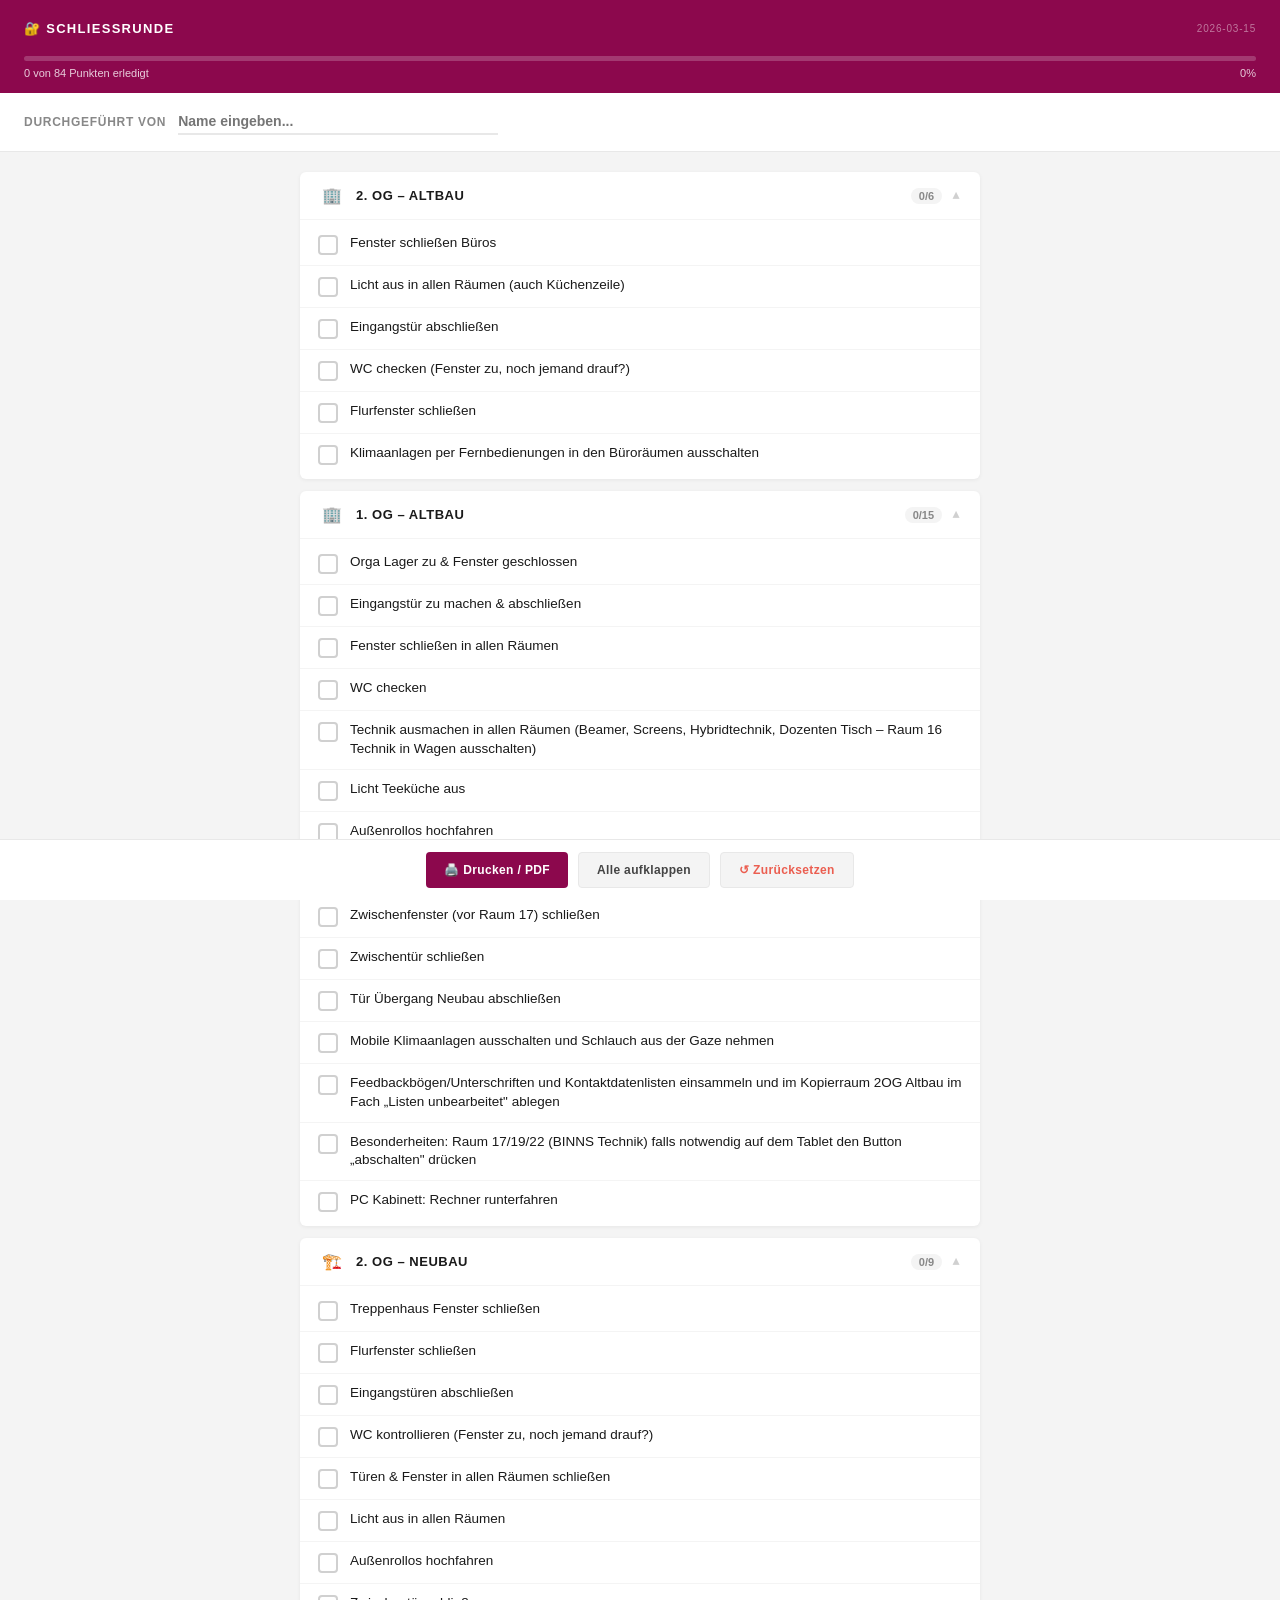
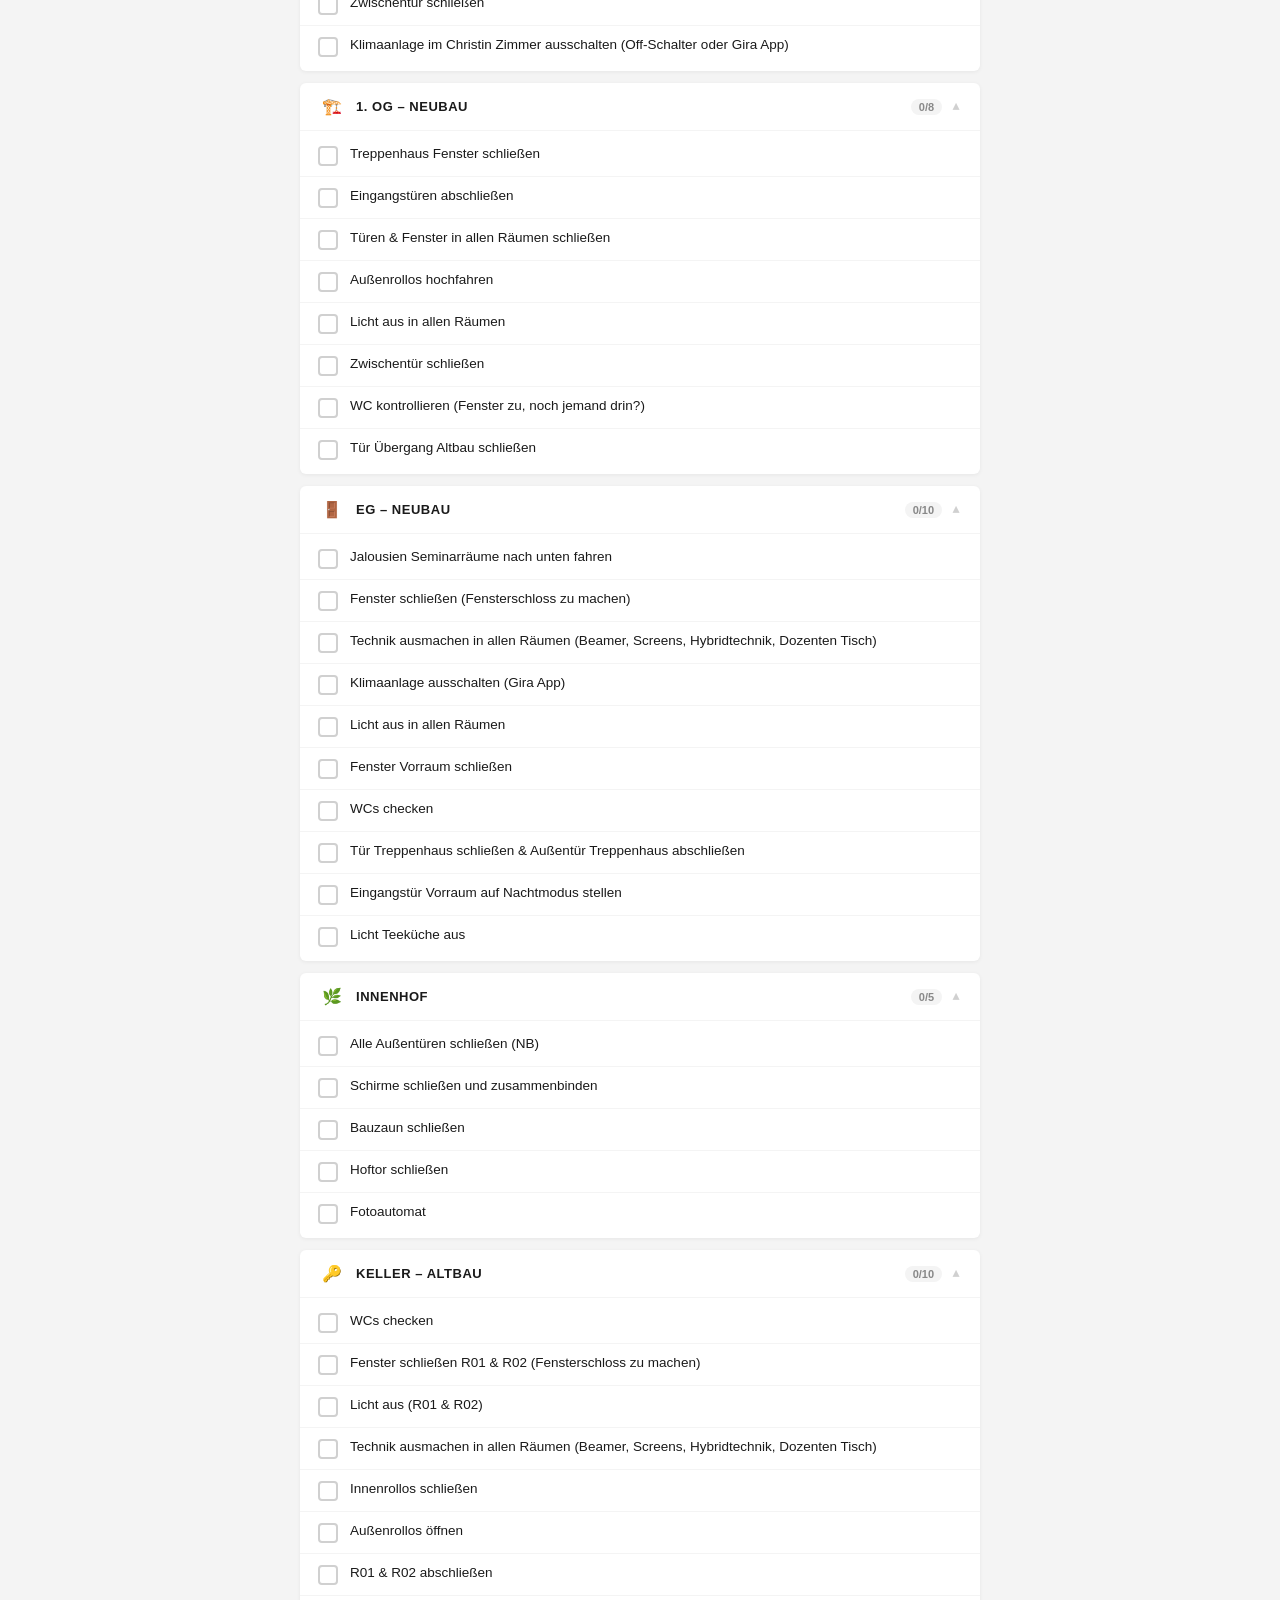
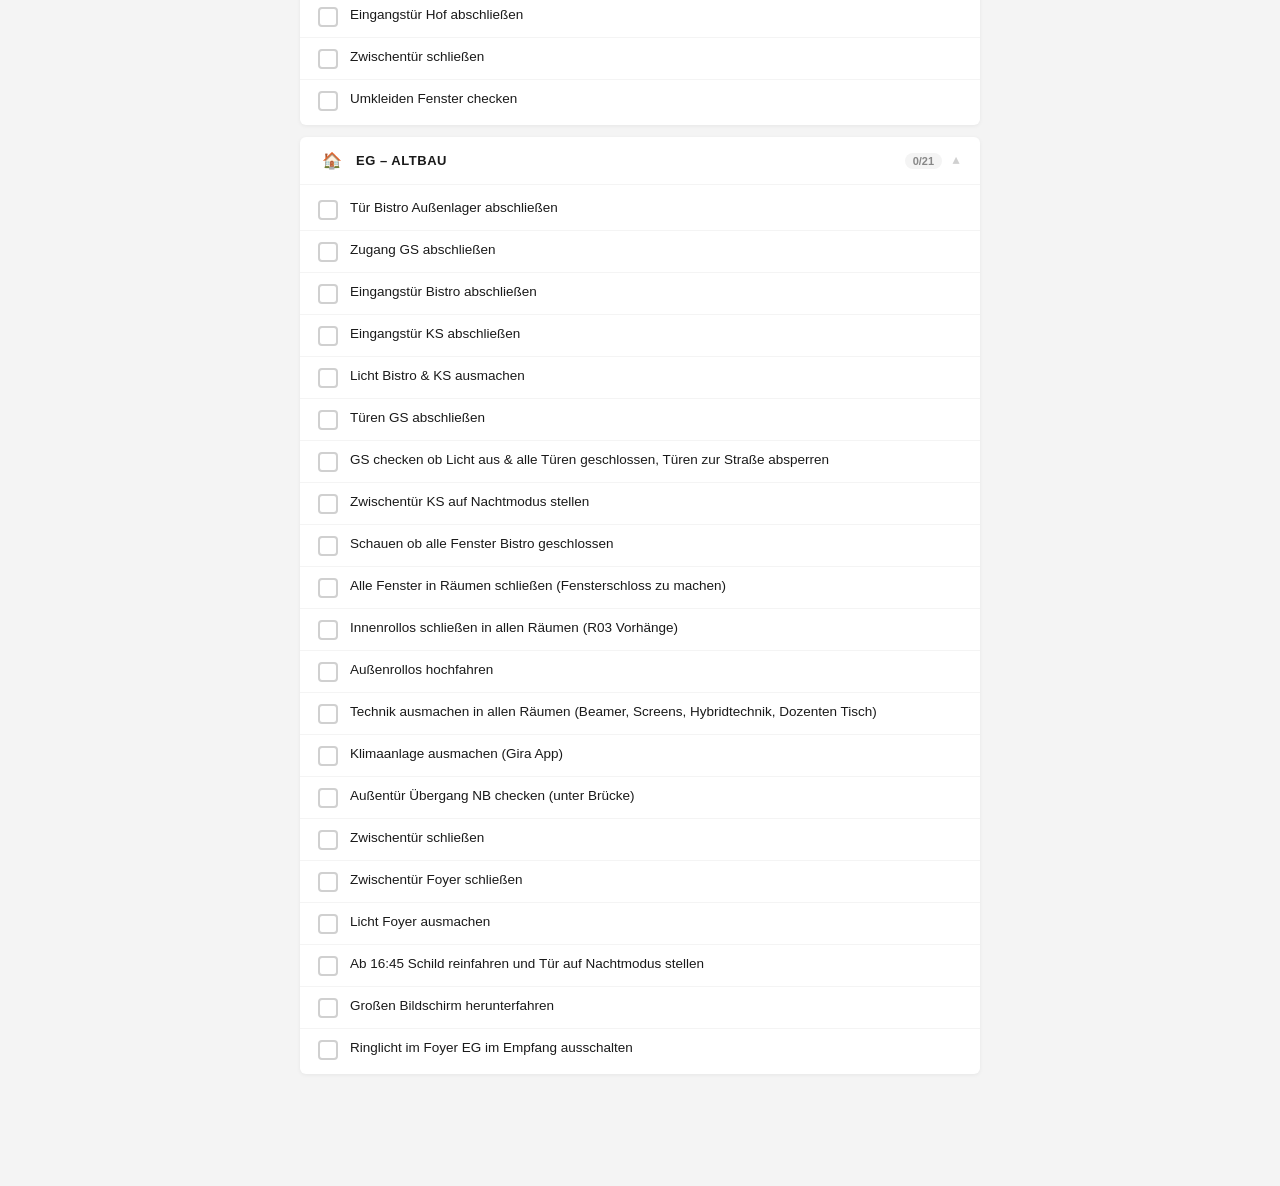
<file: event/schliessrunde.html>
<!DOCTYPE html>
<html lang="de">
<head>
<meta charset="UTF-8">
<meta name="viewport" content="width=device-width, initial-scale=1.0">
<title>Schließrunde – kbw.</title>
<style>
:root {
  --magenta:     #8c084d;
  --magenta-light: #b5096a;
  --accent:      #EB5E50;
  --gray-50:     #fafafa;
  --gray-100:    #f4f4f4;
  --gray-200:    #e8e8e8;
  --gray-300:    #d0d0d0;
  --gray-500:    #888;
  --gray-700:    #444;
  --gray-900:    #1a1a1a;
  --green:       #2a9d5c;
  --green-light: #edf7f2;
}

* { box-sizing: border-box; margin: 0; padding: 0; }

body {
  font-family: 'Source Sans 3', 'Segoe UI', Arial, sans-serif;
  background: var(--gray-100);
  color: var(--gray-900);
  min-height: 100vh;
}

/* ── HEADER ── */
.app-header {
  background: var(--magenta);
  padding: 0 24px;
  height: 56px;
  display: flex;
  align-items: center;
  justify-content: space-between;
  position: sticky;
  top: 0;
  z-index: 100;
}

.app-header h1 {
  color: white;
  font-size: 13px;
  font-weight: 600;
  letter-spacing: 0.1em;
  text-transform: uppercase;
}

.header-right {
  display: flex;
  align-items: center;
  gap: 16px;
}

.version-tag {
  color: rgba(255,255,255,0.45);
  font-size: 10px;
  font-weight: 500;
  letter-spacing: 0.08em;
}

/* ── PROGRESS BAR ── */
.progress-bar-wrap {
  background: var(--magenta);
  padding: 0 24px 14px;
  position: sticky;
  top: 56px;
  z-index: 99;
}

.progress-track {
  background: rgba(255,255,255,0.2);
  border-radius: 4px;
  height: 5px;
  overflow: hidden;
}

.progress-fill {
  background: white;
  height: 100%;
  border-radius: 4px;
  transition: width 0.4s ease;
  width: 0%;
}

.progress-label {
  color: rgba(255,255,255,0.8);
  font-size: 11px;
  margin-top: 6px;
  display: flex;
  justify-content: space-between;
}

/* ── NAME FIELD ── */
.name-section {
  background: white;
  border-bottom: 1px solid var(--gray-200);
  padding: 16px 24px;
  display: flex;
  align-items: center;
  gap: 12px;
}

.name-section label {
  font-size: 12px;
  font-weight: 600;
  color: var(--gray-500);
  letter-spacing: 0.06em;
  text-transform: uppercase;
  white-space: nowrap;
}

.name-section input {
  flex: 1;
  border: none;
  border-bottom: 2px solid var(--gray-200);
  padding: 4px 0;
  font-size: 14px;
  font-weight: 600;
  color: var(--gray-900);
  font-family: inherit;
  background: transparent;
  outline: none;
  transition: border-color 0.15s;
  max-width: 320px;
}

.name-section input:focus {
  border-bottom-color: var(--magenta);
}

/* ── CONTENT ── */
.content {
  max-width: 720px;
  margin: 0 auto;
  padding: 20px 20px 100px;
}

/* ── BEREICH ── */
.bereich {
  background: white;
  border-radius: 6px;
  margin-bottom: 12px;
  overflow: hidden;
  box-shadow: 0 1px 4px rgba(0,0,0,0.06);
}

.bereich-header {
  display: flex;
  align-items: center;
  justify-content: space-between;
  padding: 14px 18px;
  cursor: pointer;
  user-select: none;
  border-bottom: 1px solid var(--gray-100);
  transition: background 0.12s;
}

.bereich-header:hover {
  background: var(--gray-50);
}

.bereich-header.complete {
  background: var(--green-light);
}

.bereich-title-wrap {
  display: flex;
  align-items: center;
  gap: 10px;
}

.bereich-icon {
  font-size: 16px;
  width: 28px;
  text-align: center;
}

.bereich-name {
  font-size: 13px;
  font-weight: 700;
  letter-spacing: 0.04em;
  color: var(--gray-900);
  text-transform: uppercase;
}

.bereich-header.complete .bereich-name {
  color: var(--green);
}

.bereich-badge {
  font-size: 11px;
  font-weight: 600;
  color: var(--gray-500);
  background: var(--gray-100);
  border-radius: 10px;
  padding: 2px 8px;
}

.bereich-header.complete .bereich-badge {
  background: #c8edd8;
  color: var(--green);
}

.bereich-chevron {
  font-size: 12px;
  color: var(--gray-300);
  transition: transform 0.2s;
}

.bereich.open .bereich-chevron {
  transform: rotate(180deg);
}

/* ── ITEMS ── */
.bereich-items {
  display: none;
  padding: 4px 0;
}

.bereich.open .bereich-items {
  display: block;
}

.check-item {
  display: flex;
  align-items: flex-start;
  gap: 12px;
  padding: 10px 18px;
  cursor: pointer;
  transition: background 0.1s;
  border-bottom: 1px solid var(--gray-100);
}

.check-item:last-child {
  border-bottom: none;
}

.check-item:hover {
  background: var(--gray-50);
}

.check-item.checked {
  background: var(--green-light);
}

/* Custom Checkbox */
.check-box {
  width: 20px;
  height: 20px;
  border: 2px solid var(--gray-300);
  border-radius: 4px;
  flex-shrink: 0;
  margin-top: 1px;
  display: flex;
  align-items: center;
  justify-content: center;
  transition: all 0.15s;
}

.check-item.checked .check-box {
  background: var(--green);
  border-color: var(--green);
}

.check-box::after {
  content: '';
  width: 5px;
  height: 9px;
  border: 2px solid white;
  border-top: none;
  border-left: none;
  transform: rotate(45deg) translateY(-1px);
  display: none;
}

.check-item.checked .check-box::after {
  display: block;
}

.check-content {
  flex: 1;
}

.check-label {
  font-size: 13.5px;
  color: var(--gray-900);
  line-height: 1.4;
}

.check-item.checked .check-label {
  color: var(--gray-500);
  text-decoration: line-through;
  text-decoration-color: var(--gray-300);
}

.check-timestamp {
  font-size: 10.5px;
  color: var(--green);
  font-weight: 600;
  margin-top: 3px;
  display: none;
}

.check-item.checked .check-timestamp {
  display: block;
}

/* ── FOOTER ACTIONS ── */
.footer-actions {
  position: fixed;
  bottom: 0; left: 0; right: 0;
  background: white;
  border-top: 1px solid var(--gray-200);
  padding: 12px 24px;
  display: flex;
  gap: 10px;
  justify-content: center;
  z-index: 100;
}

.btn {
  display: flex;
  align-items: center;
  gap: 7px;
  border: none;
  border-radius: 4px;
  padding: 10px 18px;
  font-family: inherit;
  font-size: 12px;
  font-weight: 600;
  cursor: pointer;
  transition: all 0.15s;
  letter-spacing: 0.03em;
}

.btn-primary {
  background: var(--magenta);
  color: white;
}
.btn-primary:hover { background: var(--magenta-light); }

.btn-danger {
  background: var(--gray-100);
  color: var(--accent);
  border: 1.5px solid var(--gray-200);
}
.btn-danger:hover { background: #fdf0ee; }

.btn-secondary {
  background: var(--gray-100);
  color: var(--gray-700);
  border: 1.5px solid var(--gray-200);
}
.btn-secondary:hover { background: var(--gray-200); }

/* ── ABSCHLUSS-BANNER ── */
.complete-banner {
  display: none;
  background: var(--green);
  color: white;
  border-radius: 6px;
  padding: 20px 24px;
  margin-bottom: 16px;
  text-align: center;
}

.complete-banner.show {
  display: block;
}

.complete-banner h2 {
  font-size: 18px;
  margin-bottom: 6px;
}

.complete-banner p {
  font-size: 13px;
  opacity: 0.85;
}

/* ── PRINT ── */
@media print {
  body * { visibility: hidden; }
  #printSummary, #printSummary * { visibility: visible; }
  #printSummary {
    position: fixed;
    top: 0; left: 0; right: 0; bottom: 0;
    display: flex !important;
    align-items: center;
    justify-content: center;
  }
}

/* ── PRINT SUMMARY (versteckt im Browser, sichtbar beim Drucken) ── */
#printSummary {
  display: none;
}

.print-card {
  text-align: center;
  font-family: 'Source Sans 3', Arial, sans-serif;
  max-width: 480px;
  padding: 48px;
}

.print-logo-text {
  font-size: 11px;
  font-weight: 700;
  letter-spacing: 0.15em;
  text-transform: uppercase;
  color: #8c084d;
  margin-bottom: 32px;
}

.print-check {
  font-size: 48px;
  margin-bottom: 20px;
}

.print-title {
  font-size: 22px;
  font-weight: 800;
  color: #1a1a1a;
  margin-bottom: 16px;
}

.print-body {
  font-size: 15px;
  color: #444;
  line-height: 1.6;
  margin-bottom: 24px;
}

.print-missing {
  text-align: left;
  background: #fff8f7;
  border: 1px solid #f0c0ba;
  border-radius: 6px;
  padding: 16px 20px;
  margin-top: 20px;
}

.print-missing-title {
  font-size: 11px;
  font-weight: 700;
  letter-spacing: 0.1em;
  text-transform: uppercase;
  color: #EB5E50;
  margin-bottom: 10px;
}

.print-missing-item {
  font-size: 12px;
  color: #555;
  padding: 3px 0;
  border-bottom: 1px solid #f0ddd9;
}

.print-missing-item:last-child { border-bottom: none; }

.print-footer {
  font-size: 11px;
  color: #aaa;
  margin-top: 32px;
}
</style>
</head>
<body>

<header class="app-header">
  <h1>🔐 Schließrunde</h1>
  <div class="header-right">
    <span class="version-tag">2026-03-15</span>
  </div>
</header>

<div class="progress-bar-wrap">
  <div class="progress-track">
    <div class="progress-fill" id="progressFill"></div>
  </div>
  <div class="progress-label">
    <span id="progressText">0 von 0 Punkten erledigt</span>
    <span id="progressPct">0%</span>
  </div>
</div>

<div class="name-section">
  <label>Durchgeführt von</label>
  <input type="text" id="personName" placeholder="Name eingeben..." autocomplete="name">
</div>

<div class="content">

  <div class="complete-banner" id="completeBanner">
    <h2>✅ Schließrunde abgeschlossen!</h2>
    <p id="completeSummary"></p>
  </div>

  <div id="checklist"></div>

</div>

<!-- Druck-Zusammenfassung (nur beim Drucken sichtbar) -->
<div id="printSummary">
  <div class="print-card">
    <div class="print-logo-text">kbw. – Schließrunde</div>
    <div class="print-check" id="printIcon">✅</div>
    <div class="print-title" id="printTitle">Schließrunde abgeschlossen</div>
    <div class="print-body" id="printBody"></div>
    <div class="print-missing" id="printMissing" style="display:none;">
      <div class="print-missing-title">⚠ Nicht abgehakte Punkte</div>
      <div id="printMissingItems"></div>
    </div>
    <div class="print-footer" id="printFooter"></div>
  </div>
</div>

<div class="footer-actions">
  <button class="btn btn-primary" onclick="doPrint()">🖨️ Drucken / PDF</button>
  <button class="btn btn-secondary" onclick="expandAll()">Alle aufklappen</button>
  <button class="btn btn-danger" onclick="resetAll()">↺ Zurücksetzen</button>
</div>

<script>
// ── CHECKLISTE ──
const BEREICHE = [
  {
    id: 'og2-alt',
    name: '2. OG – Altbau',
    icon: '🏢',
    items: [
      'Fenster schließen Büros',
      'Licht aus in allen Räumen (auch Küchenzeile)',
      'Eingangstür abschließen',
      'WC checken (Fenster zu, noch jemand drauf?)',
      'Flurfenster schließen',
      'Klimaanlagen per Fernbedienungen in den Büroräumen ausschalten',
    ]
  },
  {
    id: 'og1-alt',
    name: '1. OG – Altbau',
    icon: '🏢',
    items: [
      'Orga Lager zu & Fenster geschlossen',
      'Eingangstür zu machen & abschließen',
      'Fenster schließen in allen Räumen',
      'WC checken',
      'Technik ausmachen in allen Räumen (Beamer, Screens, Hybridtechnik, Dozenten Tisch – Raum 16 Technik in Wagen ausschalten)',
      'Licht Teeküche aus',
      'Außenrollos hochfahren',
      'Licht Atrium ausschalten (über Gira App)',
      'Zwischenfenster (vor Raum 17) schließen',
      'Zwischentür schließen',
      'Tür Übergang Neubau abschließen',
      'Mobile Klimaanlagen ausschalten und Schlauch aus der Gaze nehmen',
      'Feedbackbögen/Unterschriften und Kontaktdatenlisten einsammeln und im Kopierraum 2OG Altbau im Fach „Listen unbearbeitet" ablegen',
      'Besonderheiten: Raum 17/19/22 (BINNS Technik) falls notwendig auf dem Tablet den Button „abschalten" drücken',
      'PC Kabinett: Rechner runterfahren',
    ]
  },
  {
    id: 'og2-neu',
    name: '2. OG – Neubau',
    icon: '🏗️',
    items: [
      'Treppenhaus Fenster schließen',
      'Flurfenster schließen',
      'Eingangstüren abschließen',
      'WC kontrollieren (Fenster zu, noch jemand drauf?)',
      'Türen & Fenster in allen Räumen schließen',
      'Licht aus in allen Räumen',
      'Außenrollos hochfahren',
      'Zwischentür schließen',
      'Klimaanlage im Christin Zimmer ausschalten (Off-Schalter oder Gira App)',
    ]
  },
  {
    id: 'og1-neu',
    name: '1. OG – Neubau',
    icon: '🏗️',
    items: [
      'Treppenhaus Fenster schließen',
      'Eingangstüren abschließen',
      'Türen & Fenster in allen Räumen schließen',
      'Außenrollos hochfahren',
      'Licht aus in allen Räumen',
      'Zwischentür schließen',
      'WC kontrollieren (Fenster zu, noch jemand drin?)',
      'Tür Übergang Altbau schließen',
    ]
  },
  {
    id: 'eg-neu',
    name: 'EG – Neubau',
    icon: '🚪',
    items: [
      'Jalousien Seminarräume nach unten fahren',
      'Fenster schließen (Fensterschloss zu machen)',
      'Technik ausmachen in allen Räumen (Beamer, Screens, Hybridtechnik, Dozenten Tisch)',
      'Klimaanlage ausschalten (Gira App)',
      'Licht aus in allen Räumen',
      'Fenster Vorraum schließen',
      'WCs checken',
      'Tür Treppenhaus schließen & Außentür Treppenhaus abschließen',
      'Eingangstür Vorraum auf Nachtmodus stellen',
      'Licht Teeküche aus',
    ]
  },
  {
    id: 'innenhof',
    name: 'Innenhof',
    icon: '🌿',
    items: [
      'Alle Außentüren schließen (NB)',
      'Schirme schließen und zusammenbinden',
      'Bauzaun schließen',
      'Hoftor schließen',
      'Fotoautomat',
    ]
  },
  {
    id: 'keller-alt',
    name: 'Keller – Altbau',
    icon: '🔑',
    items: [
      'WCs checken',
      'Fenster schließen R01 & R02 (Fensterschloss zu machen)',
      'Licht aus (R01 & R02)',
      'Technik ausmachen in allen Räumen (Beamer, Screens, Hybridtechnik, Dozenten Tisch)',
      'Innenrollos schließen',
      'Außenrollos öffnen',
      'R01 & R02 abschließen',
      'Eingangstür Hof abschließen',
      'Zwischentür schließen',
      'Umkleiden Fenster checken',
    ]
  },
  {
    id: 'eg-alt',
    name: 'EG – Altbau',
    icon: '🏠',
    items: [
      'Tür Bistro Außenlager abschließen',
      'Zugang GS abschließen',
      'Eingangstür Bistro abschließen',
      'Eingangstür KS abschließen',
      'Licht Bistro & KS ausmachen',
      'Türen GS abschließen',
      'GS checken ob Licht aus & alle Türen geschlossen, Türen zur Straße absperren',
      'Zwischentür KS auf Nachtmodus stellen',
      'Schauen ob alle Fenster Bistro geschlossen',
      'Alle Fenster in Räumen schließen (Fensterschloss zu machen)',
      'Innenrollos schließen in allen Räumen (R03 Vorhänge)',
      'Außenrollos hochfahren',
      'Technik ausmachen in allen Räumen (Beamer, Screens, Hybridtechnik, Dozenten Tisch)',
      'Klimaanlage ausmachen (Gira App)',
      'Außentür Übergang NB checken (unter Brücke)',
      'Zwischentür schließen',
      'Zwischentür Foyer schließen',
      'Licht Foyer ausmachen',
      'Ab 16:45 Schild reinfahren und Tür auf Nachtmodus stellen',
      'Großen Bildschirm herunterfahren',
      'Ringlicht im Foyer EG im Empfang ausschalten',
    ]
  },
];

// ── STATE ──
const STORAGE_KEY = 'schliessrunde_state';

function loadState() {
  try {
    const raw = sessionStorage.getItem(STORAGE_KEY);
    return raw ? JSON.parse(raw) : { checked: {}, timestamps: {}, name: '' };
  } catch(e) {
    return { checked: {}, timestamps: {}, name: '' };
  }
}

function saveState(state) {
  try {
    sessionStorage.setItem(STORAGE_KEY, JSON.stringify(state));
  } catch(e) {}
}

let state = loadState();

// ── RENDER ──
function itemKey(bereichId, itemIdx) {
  return `${bereichId}_${itemIdx}`;
}

function formatTime(ts) {
  if (!ts) return '';
  const d = new Date(ts);
  return d.toLocaleTimeString('de-DE', { hour: '2-digit', minute: '2-digit' });
}

function renderChecklist() {
  const container = document.getElementById('checklist');
  container.innerHTML = '';

  BEREICHE.forEach((bereich, bi) => {
    const totalItems = bereich.items.length;
    const checkedItems = bereich.items.filter((_, i) =>
      state.checked[itemKey(bereich.id, i)]
    ).length;
    const isComplete = checkedItems === totalItems;
    const isOpen = checkedItems < totalItems; // öffne unfertige Bereiche

    const div = document.createElement('div');
    div.className = `bereich${isOpen ? ' open' : ''}`;
    div.innerHTML = `
      <div class="bereich-header${isComplete ? ' complete' : ''}" onclick="toggleBereich(this)">
        <div class="bereich-title-wrap">
          <span class="bereich-icon">${isComplete ? '✅' : bereich.icon}</span>
          <span class="bereich-name">${bereich.name}</span>
        </div>
        <div style="display:flex;align-items:center;gap:8px;">
          <span class="bereich-badge">${checkedItems}/${totalItems}</span>
          <span class="bereich-chevron">▼</span>
        </div>
      </div>
      <div class="bereich-items">
        ${bereich.items.map((item, i) => {
          const key = itemKey(bereich.id, i);
          const checked = state.checked[key];
          const ts = state.timestamps[key];
          return `
            <div class="check-item${checked ? ' checked' : ''}" onclick="toggleItem('${bereich.id}', ${i})">
              <div class="check-box"></div>
              <div class="check-content">
                <div class="check-label">${item}</div>
                <div class="check-timestamp">${checked ? '✓ ' + formatTime(ts) : ''}</div>
              </div>
            </div>`;
        }).join('')}
      </div>`;
    container.appendChild(div);
  });

  updateProgress();
}

function toggleBereich(header) {
  const bereich = header.closest('.bereich');
  bereich.classList.toggle('open');
}

function toggleItem(bereichId, itemIdx) {
  const key = itemKey(bereichId, itemIdx);
  if (state.checked[key]) {
    delete state.checked[key];
    delete state.timestamps[key];
  } else {
    state.checked[key] = true;
    state.timestamps[key] = Date.now();
  }
  saveState(state);
  renderChecklist();
}

function updateProgress() {
  let total = 0, done = 0;
  BEREICHE.forEach(b => {
    total += b.items.length;
    b.items.forEach((_, i) => {
      if (state.checked[itemKey(b.id, i)]) done++;
    });
  });
  const pct = total > 0 ? Math.round((done / total) * 100) : 0;
  document.getElementById('progressFill').style.width = pct + '%';
  document.getElementById('progressText').textContent = `${done} von ${total} Punkten erledigt`;
  document.getElementById('progressPct').textContent = pct + '%';

  // Abschluss-Banner
  const banner = document.getElementById('completeBanner');
  if (done === total && total > 0) {
    banner.classList.add('show');
    const name = state.name ? ` durch ${state.name}` : '';
    const time = new Date().toLocaleString('de-DE', { dateStyle: 'short', timeStyle: 'short' });
    document.getElementById('completeSummary').textContent =
      `Abgeschlossen${name} am ${time} — alle ${total} Punkte erledigt.`;
  } else {
    banner.classList.remove('show');
  }
}

function expandAll() {
  document.querySelectorAll('.bereich').forEach(b => b.classList.add('open'));
}

function resetAll() {
  if (!confirm('Wirklich alle Häkchen zurücksetzen?')) return;
  state = { checked: {}, timestamps: {}, name: state.name };
  saveState(state);
  renderChecklist();
}

function doPrint() {
  // Summary befüllen
  const name    = state.name || 'Unbekannt';
  const now     = new Date();
  const datum   = now.toLocaleDateString('de-DE', { day: '2-digit', month: '2-digit', year: 'numeric' });
  const zeit    = now.toLocaleTimeString('de-DE', { hour: '2-digit', minute: '2-digit' });

  // Fehlende Punkte sammeln
  const missing = [];
  BEREICHE.forEach(b => {
    b.items.forEach((item, i) => {
      if (!state.checked[itemKey(b.id, i)]) {
        missing.push({ bereich: b.name, item });
      }
    });
  });

  const isComplete = missing.length === 0;

  document.getElementById('printIcon').textContent  = isComplete ? '✅' : '⚠️';
  document.getElementById('printTitle').textContent = isComplete
    ? 'Schließrunde abgeschlossen'
    : 'Schließrunde unvollständig';

  document.getElementById('printBody').innerHTML =
    `<strong>${name}</strong> hat die Schließrunde am <strong>${datum}</strong> um <strong>${zeit} Uhr</strong> ${isComplete ? 'abgeschlossen' : 'beendet'}.` +
    (isComplete ? '<br><br>Schönen Feierabend! 🎉' : '');

  // Fehlende Punkte
  const missingDiv = document.getElementById('printMissing');
  if (!isComplete) {
    missingDiv.style.display = 'block';
    document.getElementById('printMissingItems').innerHTML = missing.map(m =>
      `<div class="print-missing-item"><strong>${m.bereich}:</strong> ${m.item}</div>`
    ).join('');
  } else {
    missingDiv.style.display = 'none';
  }

  document.getElementById('printFooter').textContent =
    `Erstellt mit GÜNTHER · kbw. Toolbox · ${datum}`;

  window.print();
}

// ── NAME ──
const nameInput = document.getElementById('personName');
nameInput.value = state.name || '';
nameInput.addEventListener('input', () => {
  state.name = nameInput.value;
  saveState(state);
});

// ── INIT ──
renderChecklist();
</script>
</body>
</html>
</file>
